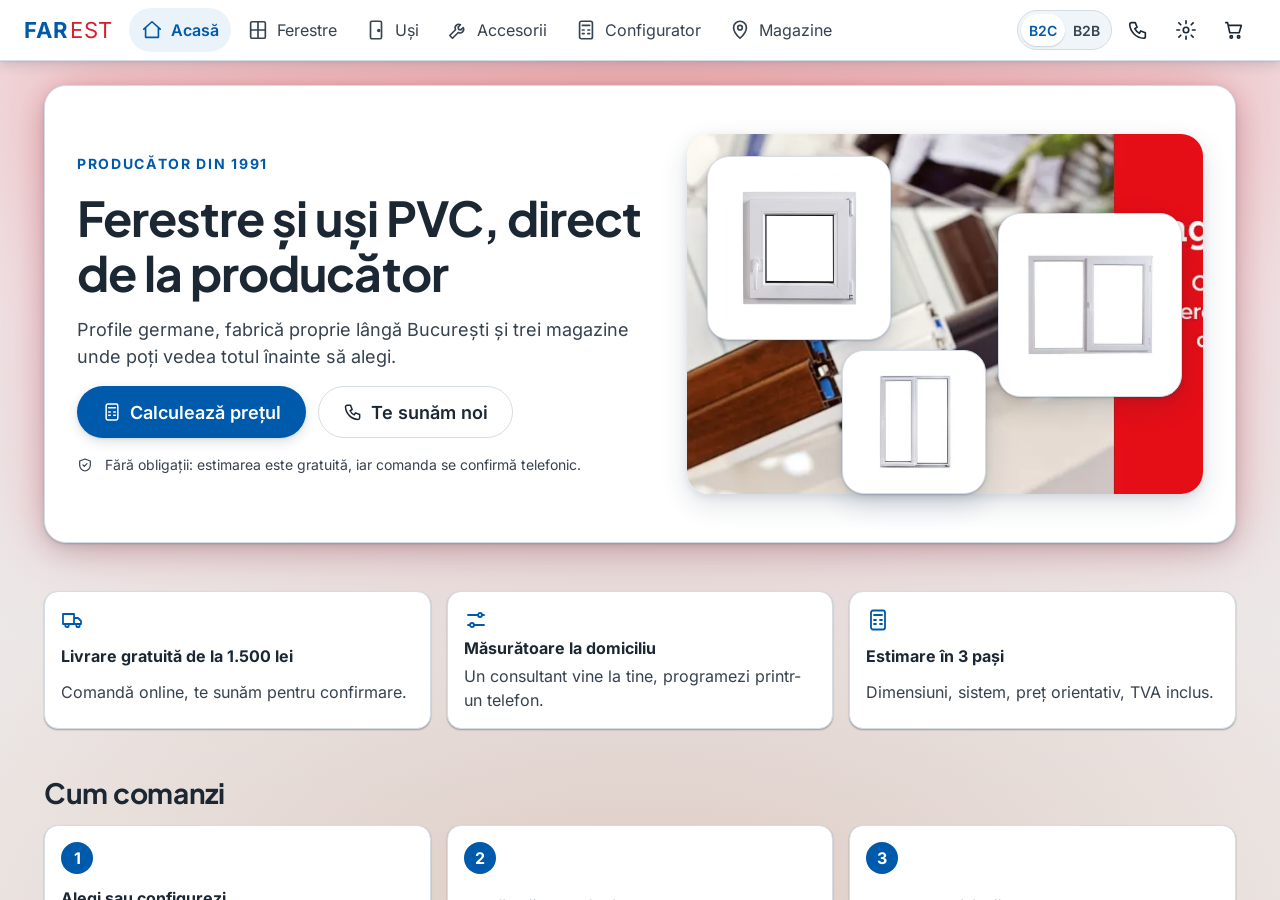
<file: mockup/index.html>
<!doctype html>
<html lang="ro" data-ambient="auto" data-segment="b2c">
<head>
<meta charset="utf-8">
<meta name="viewport" content="width=device-width, initial-scale=1">
<title>FAR EST · Mockup</title>
<meta name="robots" content="noindex, nofollow">
<meta name="description" content="Design mockup for the FAR EST windows and doors webshop.">
<meta name="theme-color" content="#005aab">
<script>/* before the first paint: the attributes applyEnv() (js/app.js) sets from data/config.js layouts, so the frame, header and tab bar are laid out once and do not move when the app boots */
(function(){var d=document.documentElement,s={};try{s=JSON.parse(localStorage.getItem('farest.mock.v1'))||{}}catch(e){}
var w=innerWidth,l=s.layout||'auto',e=l!=='auto'?l:w>=1100?'wide':w>=700?'regular':'compact',W={compact:420,regular:860,wide:1280};
d.dataset.layout=l;d.dataset.eff=e;d.dataset.nav=e==='compact'?'tabs':'bar';d.style.setProperty('--cols',{compact:1,regular:2,wide:3}[e]);d.style.setProperty('--frame-w',l==='auto'?'100%':W[l]+'px');d.dataset.ambient=s.ambient||'auto';d.dataset.segment=/[?&]b2b(&|=|$)/.test(location.search)?'b2b':/[?&]b2c(&|=|$)/.test(location.search)?'b2c':s.segment||'b2c';if(s.surface==='flat'||(s.surface!=='glass'&&s.slowUntil>Date.now()))d.setAttribute('data-flat','');})();</script>
<link rel="manifest" href="manifest.webmanifest">
<!-- boot data (FE.config.content, read by FE.loadAll): fetched in parallel with the scripts instead of after them -->
<script>/* Safari (WebKit) does not reuse fetch preloads for fetch() and downloads them twice, so they are added only elsewhere */
if(!/^Apple/.test(navigator.vendor))['products.csv','configurator.json','api-contract.json','shops.yaml','offers.json','faq.yaml','site-images.yaml'].forEach(function(f){var l=document.createElement('link');l.rel='preload';l.as='fetch';l.crossOrigin='';l.href='content/'+f;document.head.appendChild(l);});</script>
<link rel="icon" href="icons/icon.svg" type="image/svg+xml">
<link rel="apple-touch-icon" href="icons/icon.svg">
<link rel="stylesheet" href="css/fonts.css">
<link rel="stylesheet" href="css/tokens.css">
<link rel="stylesheet" href="css/base.css">
<link rel="stylesheet" href="css/surfaces.css">
<link rel="stylesheet" href="css/layout.css">
<link rel="stylesheet" href="css/components.css">
<link rel="stylesheet" href="css/overlays.css">
<link rel="stylesheet" href="css/configurator.css">
<link rel="stylesheet" href="css/trade.css">
<link rel="stylesheet" href="css/glass.css">
<link rel="stylesheet" href="css/chrome.css">
<link rel="stylesheet" href="css/motion.css">
</head>
<body>
<div id="device">
  <div class="ambient" aria-hidden="true"><i></i><i></i><i></i></div>
  <div id="frame">
    <a class="skip" href="#view" data-action="skip">Skip</a>
    <header id="top" class="top acrylic thick"></header>
    <div id="topic" class="topic acrylic thick" aria-hidden="true"><div class="topic-in"></div></div>
    <main id="view" tabindex="-1"></main>
    <footer id="foot" class="foot"></footer>
    <nav id="tabs" class="tabs acrylic thick" aria-label="Main"></nav>
  </div>
  <div id="overlays"></div>
  <div id="toasts" aria-live="polite"></div>
</div>
<script defer src="data/config.js"></script>
<script defer src="data/catalog.js"></script>
<script defer src="data/content.js"></script>
<script defer src="js/core/util.js"></script>
<script defer src="js/core/parse.js"></script>
<script defer src="js/core/store.js"></script>
<script defer src="js/core/loader.js"></script>
<script defer src="js/core/contract.js"></script>
<script defer src="js/core/i18n.js"></script>
<script defer src="js/core/api.js"></script>
<script defer src="js/core/prices.js"></script>
<script defer src="js/core/router.js"></script>
<script defer src="js/core/actions.js"></script>
<script defer src="js/ui/icons.js"></script>
<script defer src="js/ui/ambient.js"></script>
<script defer src="js/ui/glass.js"></script>
<script defer src="js/ui/chrome.js"></script>
<script defer src="js/ui/topic.js"></script>
<script defer src="js/ui/pull.js"></script>
<script defer src="js/ui/motion.js"></script>
<script defer src="js/ui/toast.js"></script>
<script defer src="js/ui/overlay.js"></script>
<script defer src="js/ui/components.js"></script>
<script defer src="js/views/overlays.js"></script>
<script defer src="js/cfg/rules.js"></script>
<script defer src="js/cfg/draw.js"></script>
<script defer src="js/cfg/projects.js"></script>
<script defer src="js/views/pages.js"></script>
<script defer src="js/views/trade.js"></script>
<script defer src="js/views/configurator.js"></script>
<script defer src="js/app.js"></script>
</body>
</html>
</file>
<file: mockup/css/fonts.css>
/* Self-hosted Inter (text) and Plus Jakarta Sans (headings). Latin + latin-ext cover Romanian ă â î ș ț. SIL OFL. */
@font-face { font-family: "Inter"; font-style: normal; font-weight: 400 700; font-display: swap; src: url("../fonts/inter-latin-ext.woff2") format("woff2"); unicode-range: U+0100-02BA, U+02BD-02C5, U+02C7-02CC, U+02CE-02D7, U+02DD-02FF, U+0304, U+0308, U+0329, U+1D00-1DBF, U+1E00-1E9F, U+1EF2-1EFF, U+2020, U+20A0-20AB, U+20AD-20C4, U+2113, U+2C60-2C7F, U+A720-A7FF; }
@font-face { font-family: "Inter"; font-style: normal; font-weight: 400 700; font-display: swap; src: url("../fonts/inter-latin.woff2") format("woff2"); unicode-range: U+0000-00FF, U+0131, U+0152-0153, U+02BB-02BC, U+02C6, U+02DA, U+02DC, U+0304, U+0308, U+0329, U+2000-206F, U+20AC, U+2122, U+2191, U+2193, U+2212, U+2215, U+FEFF, U+FFFD; }
@font-face { font-family: "Plus Jakarta Sans"; font-style: normal; font-weight: 600 800; font-display: swap; src: url("../fonts/plus-jakarta-sans-latin-ext.woff2") format("woff2"); unicode-range: U+0100-02BA, U+02BD-02C5, U+02C7-02CC, U+02CE-02D7, U+02DD-02FF, U+0304, U+0308, U+0329, U+1D00-1DBF, U+1E00-1E9F, U+1EF2-1EFF, U+2020, U+20A0-20AB, U+20AD-20C4, U+2113, U+2C60-2C7F, U+A720-A7FF; }
@font-face { font-family: "Plus Jakarta Sans"; font-style: normal; font-weight: 600 800; font-display: swap; src: url("../fonts/plus-jakarta-sans-latin.woff2") format("woff2"); unicode-range: U+0000-00FF, U+0131, U+0152-0153, U+02BB-02BC, U+02C6, U+02DA, U+02DC, U+0304, U+0308, U+0329, U+2000-206F, U+20AC, U+2122, U+2191, U+2193, U+2212, U+2215, U+FEFF, U+FFFD; }
</file>
<file: mockup/css/tokens.css>
/* Design tokens. Primitives -> semantic -> component. Nothing below this file hardcodes a colour, size or duration. */
@property --amb-a { syntax: '<color>'; inherits: true; initial-value: #005aab; }
@property --amb-b { syntax: '<color>'; inherits: true; initial-value: #6aa9e0; }

:root {
  /* primitives (from okf/design/redesign-direction.md) */
  --blue-50: #eaf2fa; --blue-600: #005aab; --blue-700: #004a8f; --blue-300: #6aa9e0;
  --red-600: #d6202e;
  --ink-900: #1b2733; --ink-600: #36424f; --line-200: #d5dce3; --bg-100: #f6f8fa;
  --ok: #17692b; --warn: #8a5a00; --err: #b3261e;

  /* spacing, 8px grid */
  --s-1: .25rem; --s-2: .5rem; --s-3: .75rem; --s-4: 1rem; --s-5: 1.5rem; --s-6: 2rem; --s-7: 3rem; --s-8: 4.5rem;
  /* type */
  --font: "Inter", system-ui, -apple-system, "Segoe UI", Roboto, sans-serif;
  --font-display: "Plus Jakarta Sans", "Inter", system-ui, -apple-system, "Segoe UI", Roboto, sans-serif;
  --fs-sm: .875rem; --fs-md: 1rem; --fs-lg: 1.125rem; --fs-xl: 1.375rem; --fs-2xl: 1.75rem; --fs-3xl: 2.25rem; --fs-4xl: 3rem;
  --lh: 1.5; --lh-tight: 1.15;
  /* shape */
  --r-sm: 8px; --r-md: 14px; --r-lg: 22px; --r-pill: 999px;
  --hit: 44px;
  /* blur levels */
  --blur-1: 14px; --blur-2: 34px; --blur-3: 60px;
  /* motion */
  --dur-1: 120ms; --dur-2: 220ms; --dur-3: 420ms; --dur-ambient: 5200ms; --dur-bars: 900ms;
  --ease: cubic-bezier(.2,.8,.2,1); --ease-ambient: cubic-bezier(.45,0,.25,1);
  /* z layers; overlays add --depth */
  --z-nav: 20; --z-overlay: 100; --z-toast: 1000;

  --density: 1;
}

/* light scheme (default) */
:root, :root[data-theme="light"] {
  color-scheme: light;
  --bg: var(--bg-100); --text: var(--ink-900); --text-2: var(--ink-600); --line: var(--line-200);
  --brand: var(--blue-600); --brand-strong: var(--blue-700); --brand-soft: var(--blue-50); --on-brand: #fff;
  --surface: #fff;
  --acr-bg: rgb(255 255 255 / .40); --acr-bg-strong: rgb(255 255 255 / .62); --acr-border: rgb(255 255 255 / .75);
  --frost-a: rgb(255 255 255 / .55); --frost-b: rgb(255 255 255 / .08); --frost-bright: 1.06; --frost-edge: rgb(255 255 255 / .85);
  --acr-tint: rgb(0 90 171 / .06);
  --scrim: rgb(14 24 36 / .38);
  --shadow-rgb: 16 40 70; --shadow-a: .14;
  --amb-opacity: .6; --amb-grey: #c4c8cc;
  --noise-opacity: .16;
}
:root[data-theme="dark"] {
  color-scheme: dark;
  --bg: #0d141b; --text: #eaf0f6; --text-2: #bdc9d5; --line: #2a3745;
  --brand: #9ccefa; --brand-strong: #a6d2fa; --brand-soft: #14283b; --on-brand: #04121f;
  --surface: #16202a;
  --acr-bg: rgb(28 40 54 / .38); --acr-bg-strong: rgb(20 30 42 / .66); --acr-border: rgb(255 255 255 / .14);
  --frost-a: rgb(255 255 255 / .12); --frost-b: rgb(255 255 255 / .02); --frost-bright: .96; --frost-edge: rgb(255 255 255 / .22);
  --acr-tint: rgb(90 168 240 / .08);
  --scrim: rgb(0 0 0 / .55);
  --shadow-rgb: 0 0 0; --shadow-a: .5;
  --amb-opacity: .45; --amb-grey: #45494e;
  --noise-opacity: .2;
  --ok: #7fdc9a; --warn: #e0b04a; --err: #ff8a80; --logo-red: #ff9aa2;
}
@media (prefers-color-scheme: dark) { :root:not([data-theme]) { color-scheme: dark; } }

/* elevation: five levels, shadow tinted by the ambient context */
:root {
  --e-1: 0 1px 2px rgb(var(--shadow-rgb) / calc(var(--shadow-a) * .8)), 0 1px 1px rgb(var(--shadow-rgb) / calc(var(--shadow-a) * .5));
  --e-2: 0 4px 12px rgb(var(--shadow-rgb) / var(--shadow-a)), 0 1px 3px rgb(var(--shadow-rgb) / calc(var(--shadow-a) * .6));
  --e-3: 0 10px 28px rgb(var(--shadow-rgb) / var(--shadow-a)), 0 3px 8px rgb(var(--shadow-rgb) / calc(var(--shadow-a) * .6));
  --e-4: 0 22px 54px rgb(var(--shadow-rgb) / calc(var(--shadow-a) * 1.2)), 0 6px 16px rgb(var(--shadow-rgb) / calc(var(--shadow-a) * .7));
  --e-5: 0 40px 90px rgb(var(--shadow-rgb) / calc(var(--shadow-a) * 1.5)), 0 12px 28px rgb(var(--shadow-rgb) / calc(var(--shadow-a) * .8));
}

/* illustration tokens */
:root { --glass-a: #cfe6f7; --glass-b: #8fbbe0; --glass-line: rgb(255 255 255 / .75); }
:root[data-theme="dark"] { --glass-a: #3a5a78; --glass-b: #1d3347; --glass-line: rgb(255 255 255 / .35); }
</file>
<file: mockup/css/base.css>
*, *::before, *::after { box-sizing: border-box; }
html { -webkit-text-size-adjust: 100%; }
body { margin: 0; font: var(--fs-md)/var(--lh) var(--font); color: var(--text); background: var(--bg); min-height: 100dvh; overflow-x: hidden; }
h1,h2,h3,h4,p { margin: 0; }
h1,h2,h3,h4 { font-family: var(--font-display); font-weight: 700; }
h1 { font-size: var(--fs-3xl); line-height: var(--lh-tight); letter-spacing: -.02em; }
h2 { font-size: var(--fs-2xl); line-height: var(--lh-tight); letter-spacing: -.01em; }
h3 { font-size: var(--fs-lg); }
a { color: var(--brand); text-underline-offset: 3px; }
img, svg { max-width: 100%; display: block; }
button, input, select { font: inherit; color: inherit; }
button { cursor: pointer; }
:focus-visible { outline: 3px solid var(--brand); outline-offset: 2px; border-radius: var(--r-sm); }
[hidden] { display: none !important; }
.sr-only { position: absolute; width: 1px; height: 1px; overflow: hidden; clip: rect(0 0 0 0); white-space: nowrap; }
.muted { color: var(--text-2); }
.row { display: flex; gap: var(--s-3); align-items: center; flex-wrap: wrap; }
.stack { display: grid; gap: var(--s-4); }
.spread { justify-content: space-between; }
/* theme switch (js/app.js applyEnv): every transition runs short, so panes with long ambient glides follow the scheme at once */
:root[data-switching] *, :root[data-switching] *::before, :root[data-switching] *::after { transition-duration: var(--dur-2) !important; transition-delay: 0s !important; }
@media (prefers-reduced-motion: reduce) { *, *::before, *::after { transition-duration: 1ms !important; animation-duration: 1ms !important; } }
</file>
<file: mockup/css/surfaces.css>
/* Ambient layer: a soft wash over the whole page in the context colours (route, product colour, picture in view): the first colour
   from the top, its analogous neighbour from the bottom, a grey tinted with the first colour in the middle (one temperature throughout),
   so text keeps its contrast. Gradients only, no blur filter. */
.ambient { position: fixed; inset: 0; z-index: -1; overflow: hidden; pointer-events: none; }
/* the colours change at once on :root (one style pass) and glide only on the three layers: a transition of an inherited
   property on :root would restyle every element on every frame for --dur-ambient */
:root, .ambient i { --amb-n: color-mix(in oklab, var(--amb-a) 16%, var(--amb-grey)); } /* on .ambient i too, so it glides with --amb-a */
.ambient i { transition: --amb-a var(--dur-ambient) var(--ease-ambient), --amb-b var(--dur-ambient) var(--ease-ambient); }
.ambient i { position: absolute; inset: 0; opacity: var(--amb-opacity); }
.ambient i:nth-child(1) { background: radial-gradient(130% 75% at 50% 0%, color-mix(in srgb, var(--amb-a) 70%, transparent), color-mix(in srgb, var(--amb-a) 22%, transparent) 55%, transparent 100%); }
.ambient i:nth-child(2) { background: radial-gradient(130% 70% at 50% 100%, color-mix(in srgb, var(--amb-b) 65%, transparent), color-mix(in srgb, var(--amb-b) 18%, transparent) 55%, transparent 100%); }
.ambient i:nth-child(3) { background: radial-gradient(120% 60% at 50% 50%, color-mix(in srgb, var(--amb-n) 45%, transparent), transparent 80%); }
:root[data-ambient="off"] .ambient { display: none; }

/* Frosted acrylic: sheen gradient over a translucent fill, heavy blur + saturation, grain, light edge, inner glow, elevation. */
.acrylic { position: relative; border: 1px solid var(--acr-border);
  background: linear-gradient(145deg, var(--frost-a), var(--frost-b) 62%), var(--acr-bg);
  -webkit-backdrop-filter: blur(var(--blur-2)) saturate(1.5) brightness(var(--frost-bright)); backdrop-filter: blur(var(--blur-2)) saturate(1.5) brightness(var(--frost-bright));
  box-shadow: var(--e-2), inset 0 1px 0 var(--frost-edge), inset 0 0 0 1px rgb(255 255 255 / .12), inset 0 -22px 34px -28px var(--frost-edge); isolation: isolate; }
.acrylic::before, .foot::before { content: ""; position: absolute; inset: 0; border-radius: inherit; z-index: -1; pointer-events: none; opacity: var(--noise-opacity); mix-blend-mode: soft-light;
  background-image: url("data:image/svg+xml,%3Csvg xmlns='http://www.w3.org/2000/svg' width='160' height='160'%3E%3Cfilter id='n'%3E%3CfeTurbulence type='fractalNoise' baseFrequency='1.15' numOctaves='3' stitchTiles='stitch'/%3E%3CfeColorMatrix values='0 0 0 0 1 0 0 0 0 1 0 0 0 0 1 0 0 0 .9 0'/%3E%3C/filter%3E%3Crect width='100%25' height='100%25' filter='url(%23n)'/%3E%3C/svg%3E"); }
.acrylic.thick { background: linear-gradient(145deg, var(--frost-a), var(--frost-b) 70%), var(--acr-bg-strong); backdrop-filter: blur(var(--blur-3)) saturate(1.7) brightness(var(--frost-bright)); -webkit-backdrop-filter: blur(var(--blur-3)) saturate(1.7) brightness(var(--frost-bright)); }
@supports not ((backdrop-filter: blur(1px)) or (-webkit-backdrop-filter: blur(1px))) { .acrylic { background: var(--surface); } }

.e-1 { box-shadow: var(--e-1); } .e-2 { box-shadow: var(--e-2); } .e-3 { box-shadow: var(--e-3); }
.e-4 { box-shadow: var(--e-4); } .e-5 { box-shadow: var(--e-5); }
.lift { transition: transform var(--dur-2) var(--ease), box-shadow var(--dur-2) var(--ease); }
.lift:hover { transform: translateY(-3px); box-shadow: var(--e-4); }
</file>
<file: mockup/css/layout.css>
/* Layout engine: #device is the viewport (or a fixed-width preview frame); everything keys off [data-eff] (compact | regular | wide), never off media queries. */
html, body { height: 100%; }
body { background: var(--bg); overflow: hidden; display: grid; place-items: center; }
#device { position: relative; width: var(--frame-w, 100%); height: 100dvh; max-width: 100%; overflow: hidden; contain: layout paint; background: var(--bg); transition: width var(--dur-3) var(--ease), border-radius var(--dur-3) var(--ease); }
html:not([data-layout="auto"]) body { background: color-mix(in srgb, var(--bg) 70%, #000 12%); }
html:not([data-layout="auto"]) #device { height: min(100dvh - 2 * var(--s-4), 960px); border-radius: var(--r-lg); box-shadow: var(--e-5); outline: 1px solid var(--line); }
html[data-layout="compact"] #device { border-radius: 36px; }
.ambient { position: absolute; z-index: 0; }
#frame { position: relative; z-index: 1; height: 100%; overflow-y: auto; overflow-x: hidden; scroll-behavior: smooth; display: flex; flex-direction: column; }
#view { flex: 1 0 auto; min-height: calc(100% - 61px); width: 100%; max-width: 1240px; margin: 0 auto; padding: var(--s-5) var(--s-5) var(--s-7); display: grid; gap: var(--s-7); align-content: start; outline: none; }
html[data-eff="compact"] #view { padding: var(--s-4) var(--s-4) var(--s-6); gap: var(--s-6); }
#view[aria-busy="true"] { opacity: .5; }
#view > * { animation: rise var(--dur-3) var(--ease) both; }
@keyframes rise { from { opacity: 0; transform: translateY(10px); } }

.skip { position: absolute; left: var(--s-3); top: -60px; z-index: 5; background: var(--brand); color: var(--on-brand); padding: var(--s-2) var(--s-4); border-radius: var(--r-sm); }
.skip:focus { top: var(--s-3); }

/* top bar */
.top { position: sticky; top: 0; z-index: var(--z-nav); display: flex; align-items: center; gap: var(--s-4); padding: var(--s-2) var(--s-5); border-width: 0 0 1px; border-radius: 0; box-shadow: var(--e-2); }
html[data-eff="compact"] .top { padding: var(--s-2) var(--s-4); }
.logo { font-size: var(--fs-xl); letter-spacing: .04em; text-decoration: none; color: var(--text); display: flex; gap: 2px; }
.logo b { color: var(--brand); } .logo span { color: var(--logo-red, var(--red-600)); }
.topnav { display: flex; gap: var(--s-1); flex: 1; }
.navlink, .tab { display: inline-flex; align-items: center; gap: var(--s-2); text-decoration: none; color: var(--text-2); min-height: var(--hit); padding: 0 var(--s-3); border-radius: var(--r-pill); transition: background var(--dur-1), color var(--dur-1); }
.navlink:hover { background: var(--acr-tint); color: var(--text); }
[aria-current="page"] { color: var(--brand); background: var(--brand-soft); font-weight: 600; }
.top-actions { display: flex; gap: var(--s-1); margin-left: auto; }
html[data-eff="regular"] .navlink span { display: none; }
html[data-nav="tabs"] .topnav { display: none; }

/* bottom tab bar (compact) */
.tabs { display: none; }
html[data-nav="tabs"] .tabs { display: grid; grid-auto-flow: column; grid-auto-columns: 1fr; position: fixed; left: 0; right: 0; bottom: 0; z-index: var(--z-nav); border-width: 1px 0 0; border-radius: 0; padding: var(--s-1) var(--s-2) calc(var(--s-1) + env(safe-area-inset-bottom)); box-shadow: 0 -4px 16px rgb(var(--shadow-rgb) / var(--shadow-a)); }
.tab { flex-direction: column; gap: 2px; font-size: .72rem; padding: var(--s-1); border-radius: var(--r-md); justify-content: center; }

.foot { padding: var(--s-6) var(--s-5); max-width: 1240px; width: 100%; margin: 0 auto; }
.foot-in { display: grid; grid-template-columns: repeat(var(--cols), 1fr); gap: var(--s-4); }

/* grids: one column count per layout */
.grid { display: grid; gap: var(--s-4); }
.grid.cards { grid-template-columns: repeat(var(--cols), minmax(0, 1fr)); }
.grid.tiles { grid-template-columns: repeat(var(--cols), minmax(0, 1fr)); }
.grid.facts { grid-template-columns: repeat(var(--cols), minmax(0, 1fr)); }
html[data-eff="wide"] .grid.facts { grid-template-columns: repeat(4, 1fr); }
html[data-eff="regular"] .grid.facts { grid-template-columns: repeat(2, 1fr); }
html[data-eff="wide"] .grid.tiles { grid-template-columns: repeat(4, 1fr); }
.catalog { display: grid; gap: var(--s-5); grid-template-columns: 1fr; align-items: start; }
html[data-eff="wide"] .catalog { grid-template-columns: 260px 1fr; }
html[data-eff="wide"] .catalog .grid.cards { grid-template-columns: repeat(2, 1fr); }
@media (min-width: 1500px) { html[data-eff="wide"][data-layout="auto"] .catalog .grid.cards { grid-template-columns: repeat(3, 1fr); } }
html:not([data-eff="wide"]) .aside { display: none; }


.aside { padding: var(--s-4); border-radius: var(--r-md); position: sticky; top: 84px; }
.pdp { display: grid; gap: var(--s-5); grid-template-columns: 1fr; }
html[data-eff="wide"] .pdp, html[data-eff="regular"] .pdp { grid-template-columns: 1.2fr 1fr; }
.pdp-spec { grid-column: 1 / -1; }
html[data-eff="wide"] .buybox { position: sticky; top: 84px; align-self: start; }
.split { display: grid; gap: var(--s-5); grid-template-columns: 1fr; }
html:not([data-eff="compact"]) #view .split { grid-template-columns: 1fr 1.2fr; align-items: start; }
.split-band { display: flex; gap: var(--s-4); align-items: center; justify-content: space-between; padding: var(--s-5); border-radius: var(--r-lg); flex-wrap: wrap; }
.page-head { display: grid; gap: var(--s-2); }
html[data-eff="compact"] h1 { font-size: var(--fs-2xl); }
html[data-eff="wide"] .btn.only-compact { display: none; }

/* the footer waits for the first view, so it does not slide down as content arrives */
#view:empty + .foot { visibility: hidden; }
/* reserve the header and tab bar height before their items are drawn, so a late font or icon does not shift the page */
.top { min-height: calc(var(--hit) + var(--s-4) + 1px); }
html[data-nav="tabs"] .tabs { height: calc(var(--hit) + var(--s-2) + 1px + env(safe-area-inset-bottom)); }
/* the bar is fixed (a sticky bar re-anchors as the content grows and was counted as a layout shift); its height is reserved at the end of the scroller */
html[data-nav="tabs"] #frame { padding-bottom: var(--tabs-h); }
/* the bars keep their natural height: with an explicit min-height above, a taller header would otherwise be shrunk by the flex column and overlap the page */
#top, #tabs { flex-shrink: 0; }
</file>
<file: mockup/css/components.css>
/* Buttons */
.btn { display: inline-flex; align-items: center; justify-content: center; gap: var(--s-2); min-height: var(--hit); padding: 0 var(--s-4); border-radius: var(--r-pill); border: 1px solid transparent; font-weight: 600; text-decoration: none; transition: transform var(--dur-1), box-shadow var(--dur-2), background var(--dur-1); white-space: nowrap; }
.btn:active { transform: scale(.97); }
.btn.primary { background: var(--brand); color: var(--on-brand); box-shadow: var(--e-2); }
.btn.primary:hover { background: var(--brand-strong); box-shadow: var(--e-3); }
.btn.ghost { background: var(--acr-bg); border-color: var(--line); color: var(--text); -webkit-backdrop-filter: blur(var(--blur-1)); backdrop-filter: blur(var(--blur-1)); }
.btn.ghost:hover { background: var(--acr-bg-strong); box-shadow: var(--e-2); }
.btn.link { background: none; color: var(--brand); padding: 0 var(--s-2); }
.btn.lg { min-height: 52px; padding: 0 var(--s-5); font-size: var(--fs-lg); }
.btn.block { width: 100%; }
.btn.small { min-height: 32px; font-size: var(--fs-sm); }
.btn:disabled { opacity: .55; cursor: progress; }
.grow { flex: 1; }
.icon-btn { position: relative; display: inline-grid; place-items: center; width: var(--hit); height: var(--hit); border-radius: 50%; border: 0; background: none; color: var(--text); transition: background var(--dur-1); }
.icon-btn:hover { background: var(--acr-tint); }
.icon-btn.sm { width: 32px; height: 32px; border: 1px solid var(--line); }
.badge-dot { position: absolute; top: 4px; right: 2px; min-width: 18px; height: 18px; padding: 0 4px; border-radius: 9px; background: var(--red-600); color: #fff; font-size: .7rem; font-weight: 700; display: grid; place-items: center; }

/* Cards */
.card { border-radius: var(--r-lg); overflow: hidden; display: flex; flex-direction: column; }
.card-art { display: grid; place-items: center; padding: var(--s-3); overflow: hidden; min-height: 200px; }
.card-art .photo { height: 200px; width: 100%; transition: transform var(--dur-3) var(--ease); }
.card:hover .card-art .photo { transform: scale(1.04); }
.card-body { display: grid; gap: var(--s-3); padding: var(--s-4); }
.card h3 a { color: var(--text); text-decoration: none; }
.card h3 a:hover { color: var(--brand); }
.card-actions > * { flex: 1; }
.skeleton { min-height: 360px; background: linear-gradient(100deg, var(--acr-bg) 30%, var(--acr-bg-strong) 50%, var(--acr-bg) 70%) 0 0 / 200% 100%; animation: shimmer 1.2s linear infinite; }
@keyframes shimmer { to { background-position: -200% 0; } }
.part-art { color: var(--brand); padding: var(--s-5); }
.win { height: 100%; max-height: 360px; }

.hero { padding: var(--s-7) var(--s-6); border-radius: var(--r-lg); display: grid; gap: var(--s-4); background-image: linear-gradient(135deg, var(--acr-tint), transparent 60%); }
html[data-eff="compact"] .hero { padding: var(--s-6) var(--s-5); }
html[data-eff="wide"] .hero h1 { font-size: var(--fs-4xl); max-width: 18ch; }
.eyebrow { text-transform: uppercase; letter-spacing: .12em; font-size: var(--fs-sm); color: var(--brand); font-weight: 700; }
.lead { font-size: var(--fs-lg); color: var(--text-2); max-width: 60ch; }
.fact { display: grid; gap: var(--s-1); padding: var(--s-4); border-radius: var(--r-md); }
.fact-ico { color: var(--brand); }
.tile { text-align: left; display: grid; gap: var(--s-2); padding: var(--s-4); border-radius: var(--r-md); border: 1px solid var(--acr-border); color: var(--text); }
h2 { margin-bottom: var(--s-4); }
.row.spread h2 { margin-bottom: 0; }
section > .row.spread { margin-bottom: var(--s-4); }

/* Chips, badges, price */
.chip { display: inline-flex; align-items: center; min-height: 26px; padding: 0 var(--s-3); border-radius: var(--r-pill); background: var(--brand-soft); color: var(--brand-strong); font-size: var(--fs-sm); border: 1px solid transparent; }
.chip.accent { background: color-mix(in srgb, var(--red-600) 12%, transparent); color: var(--red-600); }
:root[data-theme="dark"] .chip.accent { color: #ff9aa2; }
button.chip { cursor: pointer; }
.btn-chip[aria-pressed="true"] { background: var(--brand); color: var(--on-brand); }
.chips { gap: var(--s-2); }
.badge { padding: 2px var(--s-3); border-radius: var(--r-pill); font-size: var(--fs-sm); font-weight: 600; border: 1px solid currentColor; }
.badge[data-tone="ok"] { color: var(--ok); } .badge[data-tone="warn"] { color: var(--warn); } .badge[data-tone="info"] { color: var(--brand); }
.price { font-weight: 700; font-size: var(--fs-xl); font-variant-numeric: tabular-nums; }
.price.big, .big .price { font-size: var(--fs-2xl); }
.vat { font-size: var(--fs-sm); margin-left: var(--s-2); }
.stars { display: inline-flex; align-items: center; gap: 2px; color: var(--warn); font-size: var(--fs-sm); }
:root[data-theme="dark"] .stars { color: #f0c24b; }
.small { font-size: var(--fs-sm); } .center { text-align: center; justify-items: center; }

/* Forms */
.field { display: grid; gap: var(--s-1); font-size: var(--fs-sm); font-weight: 600; }
.field small { font-weight: 400; }
input[type=text], input[type=tel], input[type=search], select { min-height: var(--hit); padding: 0 var(--s-3); border-radius: var(--r-sm); border: 1px solid var(--line); background: var(--acr-bg-strong); width: 100%; font-weight: 400; }
input[aria-invalid=true] { border-color: var(--err); }
input[type=range] { width: 100%; accent-color: var(--brand); min-height: var(--hit); }
fieldset { border: 0; padding: 0; margin: 0; display: grid; gap: var(--s-2); }
legend { font-weight: 600; font-size: var(--fs-sm); margin-bottom: var(--s-2); padding: 0; }
.opt, .check { display: flex; align-items: center; gap: var(--s-2); min-height: var(--hit); padding: 0 var(--s-3); border: 1px solid var(--line); border-radius: var(--r-pill); background: var(--acr-bg); cursor: pointer; }
.check { border-radius: var(--r-md); justify-content: flex-start; } .check b { margin-left: auto; font-weight: 600; }
.opt.block { border-radius: var(--r-md); }
.opt:has(input:checked) { border-color: var(--brand); background: var(--brand-soft); }
.opt:has(input:focus-visible), .check:has(input:focus-visible) { outline: 3px solid var(--brand); }
input[type=radio], input[type=checkbox] { accent-color: var(--brand); width: 18px; height: 18px; }
.swatch { position: relative; cursor: pointer; }
.swatch input { position: absolute; opacity: 0; inset: 0; }
.swatch i { display: block; width: 40px; height: 40px; border-radius: 50%; border: 2px solid var(--acr-border); box-shadow: var(--e-2); transition: transform var(--dur-2) var(--ease); }
.swatch:hover i { transform: scale(1.12); }
.swatch:has(input:checked) i { outline: 3px solid var(--brand); outline-offset: 2px; }
.swatch:has(input:focus-visible) i { outline: 3px solid var(--brand); outline-offset: 3px; }
.error { color: var(--err); font-weight: 600; }
.seg { display: inline-flex; padding: 3px; border-radius: var(--r-pill); background: var(--acr-tint); border: 1px solid var(--line); flex-wrap: wrap; }
.seg-btn { min-height: 36px; padding: 0 var(--s-3); border: 0; border-radius: var(--r-pill); background: none; color: var(--text-2); font-size: var(--fs-sm); }
.seg-btn[aria-checked="true"] { background: var(--surface); color: var(--brand); font-weight: 700; box-shadow: var(--e-1); }

/* Misc */
.specs { display: grid; grid-template-columns: max-content 1fr; gap: var(--s-2) var(--s-5); margin: 0; }
.specs dt { color: var(--text-2); } .specs dd { margin: 0; font-weight: 600; display: flex; align-items: center; gap: var(--s-3); }
.meter { display: block; flex: 1; min-width: 60px; height: 8px; border-radius: 4px; background: var(--acr-tint); border: 1px solid var(--line); overflow: hidden; }
.meter i { display: block; height: 100%; width: calc(var(--v) * 100%); background: linear-gradient(90deg, var(--brand), var(--amb-b)); border-radius: 4px; transition: width var(--dur-3) var(--ease); }
.ticks, .plain, .lines, .steps { list-style: none; margin: 0; padding: 0; display: grid; gap: var(--s-2); }
.ticks li { display: flex; gap: var(--s-2); align-items: center; color: var(--text-2); }
.steps { counter-reset: s; } .steps li { counter-increment: s; padding-left: var(--s-6); position: relative; }
.steps li::before { content: counter(s); position: absolute; left: 0; width: 24px; height: 24px; border-radius: 50%; background: var(--brand); color: var(--on-brand); display: grid; place-items: center; font-size: var(--fs-sm); font-weight: 700; }
.callout { display: flex; gap: var(--s-2); padding: var(--s-3); border-radius: var(--r-md); background: var(--brand-soft); }
.breadcrumb { color: var(--text-2); font-size: var(--fs-sm); }
.pdp-art, .buybox, .pdp-spec { border-radius: var(--r-lg); padding: var(--s-5); }
.pdp-art { display: grid; place-items: center; min-height: 340px; }
.pdp-art .win { max-height: 320px; width: auto; filter: drop-shadow(0 18px 20px rgb(var(--shadow-rgb) / .3)); }
.buybox { display: grid; gap: var(--s-4); align-content: start; }
.preview { display: grid; place-items: center; gap: var(--s-2); padding: var(--s-4); border-radius: var(--r-md); background: var(--acr-tint); }
.preview .win { max-height: 220px; width: auto; }
.footer-bar { padding-top: var(--s-3); border-top: 1px solid var(--line); margin-top: var(--s-2); }
.pager { display: flex; gap: var(--s-2); margin-top: var(--s-5); justify-content: center; }
.page-btn { width: var(--hit); height: var(--hit); border-radius: 50%; border: 1px solid var(--line); background: var(--acr-bg); }
.page-btn[aria-current="true"] { background: var(--brand); color: var(--on-brand); border-color: var(--brand); }
.toolbar { margin-bottom: var(--s-4); }
.empty { padding: var(--s-7) 0; }
.big-check { display: grid; place-items: center; width: 72px; height: 72px; border-radius: 50%; background: color-mix(in srgb, var(--ok) 18%, transparent); color: var(--ok); }

.total { margin: var(--s-3) 0; }

/* Toasts */
#toasts { position: absolute; left: 0; right: 0; bottom: var(--s-5); display: grid; justify-items: center; gap: var(--s-2); z-index: var(--z-toast); pointer-events: none; }
.toast { padding: var(--s-3) var(--s-5); border-radius: var(--r-pill); opacity: 0; transform: translateY(12px) scale(.96); transition: all var(--dur-2) var(--ease); font-weight: 600; }
.toast.in { opacity: 1; transform: none; }
html[data-nav="tabs"] #toasts { bottom: 84px; }

/* Welcome page */
.hero { grid-template-columns: 1fr; overflow: hidden; }
html[data-eff="wide"] .hero { grid-template-columns: 1.15fr 1fr; align-items: center; }
.hero-copy { display: grid; gap: var(--s-4); align-content: start; }
.hero-art { position: relative; min-height: 280px; display: none; }
html:not([data-eff="compact"]) .hero-art { display: block; }
.float { position: absolute; padding: var(--s-4); border-radius: var(--r-lg); animation: bob 7s ease-in-out infinite; }
.float .win { height: 170px; width: auto; }
.float.f0 { left: 4%; top: 6%; } .float.f1 { right: 4%; top: 22%; animation-delay: -2.5s; } .float.f2 { left: 30%; bottom: 0; animation-delay: -5s; }
.float.f2 .win { height: 120px; }
@keyframes bob { 50% { transform: translateY(-12px); } }
.offer { display: grid; gap: var(--s-1); padding: var(--s-4); border-radius: var(--r-md); color: var(--text); text-decoration: none; }
.grid.offers { grid-template-columns: repeat(var(--cols), minmax(0, 1fr)); }
.how { list-style: none; margin: 0; padding: 0; grid-template-columns: repeat(var(--cols), minmax(0, 1fr)); }
.how li { display: grid; gap: var(--s-1); padding: var(--s-4); border-radius: var(--r-md); }
.num { width: 32px; height: 32px; border-radius: 50%; background: var(--brand); color: var(--on-brand); display: grid; place-items: center; font-weight: 700; margin-bottom: var(--s-2); }
.prose-band { display: grid; gap: var(--s-5); padding: var(--s-5); border-radius: var(--r-lg); }
html[data-eff="wide"] .prose-band { grid-template-columns: 1fr 1fr; align-items: center; }
.prose-band .grid.facts { grid-template-columns: repeat(2, 1fr) !important; }
.prose h2 { font-size: var(--fs-xl); margin: var(--s-4) 0 var(--s-2); } .prose h2:first-child { margin-top: 0; }
.prose p, .prose ul, .prose ol, .prose blockquote { margin: 0 0 var(--s-3); } .prose ul, .prose ol { padding-left: var(--s-5); }
.prose blockquote { padding: var(--s-3) var(--s-4); border-left: 4px solid var(--brand); background: var(--brand-soft); border-radius: var(--r-sm); }
/* inline links: 2px of vertical padding brings the tap area to 24px without moving the line */
.prose a { padding-block: 2px; }
.prose-page { padding: var(--s-6); border-radius: var(--r-lg); max-width: 760px; display: grid; gap: var(--s-4); }
.faq { display: grid; gap: var(--s-2); }
.faq details { border-radius: var(--r-md); padding: 0 var(--s-4); }
.faq summary { min-height: var(--hit); display: flex; align-items: center; cursor: pointer; font-weight: 600; list-style-position: outside; }
.faq details[open] summary { color: var(--brand); } .faq details p { padding-bottom: var(--s-3); }
.map-box { border-radius: var(--r-md); overflow: hidden; background: var(--acr-tint); border: 1px solid var(--line); aspect-ratio: 16 / 10; display: grid; place-items: center; }
.map-box iframe { width: 100%; height: 100%; border: 0; }
.map-consent { padding: var(--s-5); }

/* Photos (original shop pictures) */
.photo { display: block; object-fit: contain; background: #fff; border-radius: var(--r-md); max-width: 100%; }
:root[data-theme="dark"] .photo { filter: brightness(.93); }
.clamp { display: -webkit-box; -webkit-line-clamp: 2; -webkit-box-orient: vertical; overflow: hidden; }
.long { font-size: var(--fs-xl); }
.photo-plate { display: grid; place-items: center; background: #fff; border-radius: var(--r-md); padding: var(--s-3); box-shadow: var(--e-2), var(--glow, 0 0 transparent); }
.photo-plate .photo, .pdp-art .photo { max-height: 440px; width: auto; max-width: 100%; box-shadow: none; }
.pdp-art { gap: var(--s-3); align-content: start; }
.thumbs { display: flex; gap: var(--s-2); flex-wrap: wrap; justify-content: center; }
.thumbs button { width: 64px; height: 64px; padding: 2px; border-radius: var(--r-sm); border: 2px solid var(--acr-border); background: #fff; overflow: hidden; }
.thumbs button[aria-current="true"] { border-color: var(--brand); box-shadow: var(--e-2); }
.thumbs img { width: 100%; height: 100%; object-fit: contain; }
.preview .photo { max-height: 320px; width: auto; }
.thumb .photo { width: 64px; height: 64px; }
.hero-photo { position: absolute; inset: 0; width: 100%; height: 100%; object-fit: cover; border-radius: var(--r-lg); box-shadow: var(--e-3); }
.hero-art { min-height: 360px; }
.float .photo { height: 150px; width: auto; }
.float.f2 .photo { height: 110px; }
.tile-photo, .wide-photo, .profile-photo { width: 100%; border-radius: var(--r-md); object-fit: cover; }
.tile-photo { aspect-ratio: 16 / 9; } .wide-photo { aspect-ratio: 16 / 9; margin-bottom: var(--s-3); }
.profile-photo { max-height: 220px; }

.card-title { font-size: var(--fs-lg); letter-spacing: 0; }
/* standalone text links (footer, shop details) keep a 24px target */
.foot a, .lines a, .row > a:not(.btn), .card-body > a:not(.btn) { display: inline-flex; align-items: center; min-height: 24px; }
.card-body p > a:not(.btn) { display: inline-flex; align-items: center; min-height: 24px; }
.card-title a { display: block; min-height: 24px; }

/* coarse pointers: every standalone target reaches 44px (links in running text excepted) */
@media (pointer: coarse) { .foot a, .lines a, .row > a:not(.btn), .card-body > a:not(.btn), .card-body p > a:not(.btn), .card-title a, .crumbs a, .breadcrumb a, .logo, .seg-btn, .btn.small { min-height: var(--hit); } .crumbs a, .breadcrumb a { display: inline-flex; align-items: center; min-width: var(--hit); justify-content: center; } .logo { align-items: center; padding-inline: var(--s-2); }
  .seg-btn, .row > a:not(.btn) { min-width: var(--hit); } .row.spread > a:not(.btn) { justify-content: flex-end; } }

/* card media blends with the pane: the white photo plate multiplies into the light pane and is dimmed on the dark one; heading links read as titles, not underlined links */
.card-art .photo { mix-blend-mode: multiply; }
:root[data-theme="dark"] .card-art .photo { mix-blend-mode: normal; filter: brightness(.68); }
.card-title a { color: var(--text); text-decoration: none; } .card-title a:hover { color: var(--brand); text-decoration: underline; }
</file>
<file: mockup/css/overlays.css>
/* Overlay layers. --above = how many layers sit on top; each recedes by that amount. */
#overlays { position: absolute; inset: 0; z-index: var(--z-overlay); pointer-events: none; }
.layer { position: absolute; inset: 0; display: grid; pointer-events: none; --above: 0; }
.layer > * { pointer-events: auto; }
.scrim { position: absolute; inset: 0; background: var(--scrim); opacity: 0; transition: opacity var(--dur-2) var(--ease), backdrop-filter var(--dur-2); -webkit-backdrop-filter: blur(0); backdrop-filter: blur(0); }
.layer.in .scrim { opacity: 1; -webkit-backdrop-filter: blur(var(--blur-2)) saturate(1.2); backdrop-filter: blur(var(--blur-2)) saturate(1.2); }
.layer[data-kind=popover] .scrim { background: transparent; backdrop-filter: none; }
.layer.out .scrim { opacity: 0; }

.panel { position: relative; display: flex; flex-direction: column; max-height: calc(100% - 2 * var(--s-5)); overflow: hidden; border-radius: var(--r-lg);
  margin: auto; width: min(560px, calc(100% - 2 * var(--s-4)));
  opacity: 0; transform: translateY(24px) scale(.96);
  transition: transform var(--dur-3) var(--ease), opacity var(--dur-2), filter var(--dur-2); transform-origin: 50% 100%; }
.layer[data-size=sm] .panel { width: min(400px, calc(100% - 2 * var(--s-4))); }
.layer[data-size=lg] .panel { width: min(860px, calc(100% - 2 * var(--s-4))); }
.layer.in .panel { opacity: 1; transform: none; }
.layer.out .panel { opacity: 0; transform: translateY(16px) scale(.97); }
/* receding: scale down, nudge up, dim */
.layer[data-covered=true] .panel { transform: translateY(calc(var(--above) * -16px)) scale(calc(1 - var(--above) * .035)); filter: brightness(calc(1 - var(--above) * .12)) saturate(.9); }
.layer[data-covered=true] .scrim { opacity: .55; }

.panel-head { display: flex; align-items: center; gap: var(--s-3); padding: var(--s-3) var(--s-3) var(--s-3) var(--s-5); border-bottom: 1px solid var(--line); flex-wrap: wrap; }
.panel-title { font-size: var(--fs-lg); margin: 0; flex: 1; min-width: 40%; }
.crumbs { display: flex; align-items: center; gap: var(--s-1); font-size: var(--fs-sm); color: var(--text-2); order: -1; flex-basis: 100%; }
.crumbs:empty { display: none; }
.crumb { background: none; border: 0; color: var(--brand); padding: 2px var(--s-1); border-radius: var(--r-sm); }
.crumb:hover { text-decoration: underline; }
.panel-body { padding: var(--s-5); overflow: auto; container-type: inline-size; display: grid; gap: var(--s-4); align-content: start; }
.panel-body .split { grid-template-columns: 1fr; }
@container (min-width: 520px) { .panel-body .split { grid-template-columns: 1fr 1.25fr; align-items: start; } }

/* drawer: slides from the end edge */
.layer[data-kind=drawer] .panel { margin: 0 0 0 auto; height: 100%; max-height: none; width: min(460px, 100%); border-radius: var(--r-lg) 0 0 var(--r-lg); transform: translateX(40px); transform-origin: 100% 50%; }
.layer[data-kind=drawer].in .panel { transform: none; }
.layer[data-kind=drawer][data-covered=true] .panel { transform: translateX(calc(var(--above) * -18px)) scale(calc(1 - var(--above) * .02)); }
.layer[data-kind=drawer] .panel-body { flex: 1; }

/* sheet and compact-layout modals/drawers: bottom sheets */
.layer[data-kind=sheet] .panel,
html[data-eff="compact"] .layer[data-kind=modal] .panel,
html[data-eff="compact"] .layer[data-kind=drawer] .panel { margin: auto 0 0; width: 100%; max-height: 92%; height: auto; border-radius: var(--r-lg) var(--r-lg) 0 0; transform: translateY(60px); }
html[data-eff="compact"] .layer[data-kind=drawer] .panel { height: 92%; }
.layer[data-kind=sheet].in .panel, html[data-eff="compact"] .layer.in .panel { transform: none; }
html[data-eff="compact"] .layer[data-covered=true] .panel { transform: translateY(calc(var(--above) * -14px)) scale(calc(1 - var(--above) * .04)); }
html[data-eff="compact"] .layer[data-kind=sheet] .panel-head::before, html[data-eff="compact"] .layer[data-kind=modal] .panel-head::before { content: ""; position: absolute; top: 6px; left: 50%; width: 36px; height: 4px; margin-left: -18px; border-radius: 2px; background: var(--line); }

/* popover: anchored, no scrim, lighter elevation */
.layer[data-kind=popover] .panel { position: absolute; margin: 0; width: min(320px, calc(100% - 24px)); max-height: 70%; transform-origin: 50% 0; border-radius: var(--r-md); box-shadow: var(--e-4); }
.layer[data-kind=popover] .panel-head { padding: var(--s-2) var(--s-2) var(--s-2) var(--s-4); }
.layer[data-kind=popover] .panel-body { padding: var(--s-4); }

/* cart lines */
.line { display: grid; grid-template-columns: 72px 1fr; gap: var(--s-3); padding: var(--s-3); border-radius: var(--r-md); background: var(--acr-tint); }
.thumb { display: grid; place-items: center; } .thumb .win { max-height: 64px; width: auto; }
.qty { display: inline-flex; align-items: center; gap: var(--s-2); } .qty output { min-width: 1.5ch; text-align: center; font-weight: 700; }
.free { display: grid; gap: var(--s-1); } .free.done small { color: var(--ok); font-weight: 600; }
</file>
<file: mockup/css/configurator.css>
/* Configurator: product picker, opening cards, finish columns, review, project list, summary (print). Tokens only. */
.cfg-crumb { margin: 0 0 var(--s-2); }
.cfg { display: grid; gap: var(--s-5); align-items: start; grid-template-columns: minmax(0, 1fr); }
html[data-eff="regular"] .cfg, html[data-eff="wide"] .cfg { grid-template-columns: minmax(0, 1fr) minmax(280px, 340px); }
html[data-eff="regular"] .cfg-side, html[data-eff="wide"] .cfg-side { position: sticky; top: var(--s-4); }
.cfg-main, .cfg-main > div { display: grid; gap: var(--s-5); min-width: 0; grid-template-columns: minmax(0, 1fr); }
.cfg h2 { font-size: var(--fs-lg); margin: 0 0 var(--s-3); } .cfg h3 { font-size: var(--fs-md); margin: var(--s-4) 0 var(--s-2); }
.cfg-sec { border-radius: var(--r-lg); padding: var(--s-4) var(--s-5) var(--s-5); min-width: 0; }
.cfg-sec[hidden], #c-panel[hidden], #c-review[hidden] { display: none; }

/* project bar */
.cfg-bar { display: flex; flex-wrap: wrap; gap: var(--s-3); align-items: center; justify-content: space-between; padding: var(--s-3) var(--s-4); border-radius: var(--r-lg); border-left: 4px solid var(--brand); }
.cfg-bar-info { display: grid; gap: 2px; min-width: 0; } .cfg-bar-info b { font-size: var(--fs-lg); overflow-wrap: anywhere; }
.cfg-bar-actions { flex-wrap: wrap; }
.cfg-status { display: inline-block; padding: 1px var(--s-2); border-radius: var(--r-pill); font-size: var(--fs-sm); font-weight: 700; border: 1px solid var(--line); width: fit-content; }
.cfg-status[data-s="OFERTA"] { color: var(--brand-strong); background: var(--brand-soft); } .cfg-status[data-s="PLATITA"] { color: var(--warn); } .cfg-status[data-s="FINALIZATA"] { color: var(--ok); }

/* cards */
.cfg-products, .cfg-forms { align-items: start; display: grid; gap: var(--s-3); grid-template-columns: repeat(auto-fill, minmax(min(100%, 230px), 1fr)); }
.cfg-card { position: relative; display: grid; gap: var(--s-2); align-content: start; padding: var(--s-3); text-align: left; border: 1px solid var(--line); border-radius: var(--r-md); background: var(--acr-bg); min-width: 0; }
.cfg-card:is(button) { cursor: pointer; min-height: var(--hit); }
.cfg-card[aria-pressed="true"], .cfg-card[data-chosen="true"] { border-color: var(--brand); background: var(--brand-soft); box-shadow: 0 0 0 1px var(--brand); }
.cfg-card:focus-visible { outline: 3px solid var(--brand); outline-offset: 2px; }
.cfg-product { grid-template-columns: 64px 1fr; align-items: center; } .cfg-product .cfg-art { height: 72px; }
.cfg-product .cfg-equip { grid-column: 1 / -1; display: grid; font-size: var(--fs-sm); color: var(--text-2); border-top: 1px solid var(--line); padding-top: var(--s-2); }
.cfg-card-text { display: grid; gap: 2px; } .cfg-card small, .cfg-cap { color: var(--text-2); font-size: var(--fs-sm); }
.cfg-text { gap: 2px; }
.cfg-art { display: grid; place-items: center; min-width: 0; } .cfg-art .cfg-svg { height: 100%; width: auto; max-width: 100%; }
.cfg-types { display: grid; gap: var(--s-3); grid-template-columns: repeat(auto-fill, minmax(min(100%, 260px), 1fr)); }
.cfg-type { padding: var(--s-3); } .cfg-type[hidden] { display: none; }
.cfg-type-pick { display: grid; gap: var(--s-1); justify-items: center; text-align: center; background: none; border: 0; padding: 0; cursor: pointer; }
.cfg-type-pick .cfg-art { height: 132px; } .cfg-type-pick b { font-size: var(--fs-md); }
.cfg-type-pick:focus-visible { outline: 3px solid var(--brand); outline-offset: 2px; }
.cfg-sides { display: grid; grid-template-columns: 1fr 1fr; gap: var(--s-2); } .cfg-sides .btn[aria-pressed="true"] { background: var(--brand); color: var(--on-brand); border-color: var(--brand); }
.cfg-thr { display: grid; gap: var(--s-1); font-size: var(--fs-sm); }

/* size and finish */
.cfg-dims { display: grid; gap: var(--s-4); grid-template-columns: repeat(auto-fit, minmax(150px, 1fr)); }
.cfg-dim { display: grid; gap: var(--s-1); align-content: start; }
input[type=number] { min-height: var(--hit); padding: 0 var(--s-3); border-radius: var(--r-sm); border: 1px solid var(--line); background: var(--acr-bg-strong); font-weight: 400; width: 100%; }
input[type=number][readonly] { opacity: .7; } input[type=number][aria-invalid=true] { border-color: var(--err); }
.error { color: var(--err); margin: 0; }
.cfg-finish { display: grid; gap: var(--s-4); grid-template-columns: repeat(auto-fit, minmax(230px, 1fr)); }
.cfg-col { display: grid; gap: var(--s-2); align-content: start; } .cfg-col > small { font-weight: 700; color: var(--text-2); }
.cfg-row { display: flex; gap: var(--s-2); align-items: stretch; }
.cfg-choice { flex: 1; min-width: 0; text-align: left; min-height: var(--hit); padding: var(--s-2) var(--s-3); border: 1px solid var(--line); border-radius: var(--r-sm); background: var(--acr-bg-strong); font-weight: 600; font-size: var(--fs-sm); cursor: pointer; }
.cfg-choice[aria-pressed="true"] { border-color: var(--brand); background: var(--brand-soft); color: var(--brand-strong); }
.cfg-choice:focus-visible, .cfg-info:focus-visible { outline: 3px solid var(--brand); outline-offset: 2px; }
.cfg-info { flex: none; width: 48px; min-height: var(--hit); display: grid; place-items: center; border: 1px solid var(--line); border-radius: var(--r-sm); background: var(--acr-bg-strong); padding: 3px; cursor: zoom-in; }
.cfg-info i { display: block; width: 100%; height: 100%; border-radius: 4px; min-height: 30px; } .cfg-info .cfg-svg { height: 36px; width: auto; }
.cfg-info-big { display: grid; place-items: center; } .cfg-info-big .cfg-svg { height: 160px; width: auto; } .cfg-tex { display: block; width: 100%; aspect-ratio: 1; border-radius: var(--r-md); border: 1px solid var(--line); }
.cfg-badge { display: inline-flex; align-items: center; gap: var(--s-1); font-size: var(--fs-sm); font-weight: 600; } .cfg-dot { width: 22px; height: 22px; border-radius: 50%; border: 1px solid var(--line); display: inline-block; }

/* review */
.cfg-review { display: grid; gap: var(--s-5); padding: var(--s-5); border-radius: var(--r-lg); grid-template-columns: minmax(0, 1fr); }
html[data-eff="regular"] .cfg-review, html[data-eff="wide"] .cfg-review { grid-template-columns: minmax(160px, 260px) minmax(0, 1fr); }
.cfg-review-art { display: grid; place-items: center; } .cfg-review-art .cfg-svg { height: 250px; width: auto; max-width: 100%; }
html[data-eff="compact"] .cfg-review-art .cfg-svg { height: 190px; }
.cfg-review-body { display: grid; gap: var(--s-3); align-content: start; min-width: 0; } .cfg-review-body p, .cfg-review-body h3 { margin: 0; }
.cfg-dimline { font-weight: 700; } .cfg-specs { list-style: none; margin: 0; padding: 0; display: flex; flex-wrap: wrap; gap: 2px var(--s-3); color: var(--text-2); font-size: var(--fs-sm); }
.cfg-notice { padding: var(--s-4); border-radius: var(--r-md); border: 1px solid var(--brand); border-left-width: 4px; background: var(--brand-soft); } .cfg-notice[hidden] { display: none; } .cfg-notice h3 { margin: 0 0 var(--s-2); }
.cfg-loading { display: flex; gap: var(--s-3); align-items: center; padding: var(--s-3); border: 1px solid var(--line); border-radius: var(--r-md); background: var(--acr-bg); } .cfg-loading small { display: block; }
.cfg-loading-win { display: grid; grid-template-columns: 1fr 1fr; gap: 3px; width: 38px; height: 44px; border: 2px solid var(--brand); padding: 3px; border-radius: 3px; flex: none; }
.cfg-loading-win i { background: var(--glass-b); animation: cfg-pane 2s ease-in-out infinite; } .cfg-loading-win i:nth-child(2) { animation-delay: .2s; } .cfg-loading-win i:nth-child(3) { animation-delay: .4s; } .cfg-loading-win i:nth-child(4) { animation-delay: .6s; }
@keyframes cfg-pane { 0%, 100% { opacity: .25; transform: scale(.8); } 45%, 65% { opacity: 1; transform: scale(1); } }
@media (prefers-reduced-motion: reduce) { .cfg-loading-win i { animation: none; opacity: .8; } }

/* project column */
.cfg-project { padding: var(--s-4); border-radius: var(--r-lg); display: grid; gap: var(--s-3); } .cfg-project h2 { margin: 0; }
.cfg-line { display: grid; grid-template-columns: 76px minmax(0, 1fr); gap: var(--s-3); padding: var(--s-3) 0; border-top: 1px solid var(--line); }
.cfg-line-art { display: grid; gap: var(--s-1); justify-items: center; align-content: start; } .cfg-line-art .cfg-svg { height: 82px; width: auto; max-width: 100%; }
.cfg-line-info { display: grid; gap: 2px; min-width: 0; } .cfg-line-info p { margin: 0; } .cfg-line-actions { gap: var(--s-1); flex-wrap: wrap; }
.cfg-total { margin: 0; font-size: var(--fs-md); } .cfg-total b { font-size: var(--fs-xl); }
.cfg-decor { text-align: center; justify-items: center; cursor: pointer; width: 100%; } .cfg-decor .cfg-svg { height: 110px; width: auto; max-width: 100%; border-radius: var(--r-sm); }
.cfg-decor-body { display: grid; gap: var(--s-4); } html[data-eff="regular"] .cfg-decor-body, html[data-eff="wide"] .cfg-decor-body { grid-template-columns: minmax(0, 1fr) 240px; }
.cfg-decor-art .cfg-svg { width: 100%; height: auto; border-radius: var(--r-md); } .room-leaf { transition: transform .5s ease; }
@media (prefers-reduced-motion: reduce) { .room-leaf { transition: none; } }

/* project manager */
.cfg-search { display: grid; gap: var(--s-3); grid-template-columns: repeat(auto-fit, minmax(150px, 1fr)); margin-bottom: var(--s-3); }
.cfg-plist { list-style: none; margin: 0; padding: 0; display: grid; gap: var(--s-2); }
.cfg-prow { display: flex; gap: var(--s-3); align-items: center; padding: var(--s-3); border: 1px solid var(--line); border-radius: var(--r-md); background: var(--acr-bg); flex-wrap: wrap; } .cfg-prow.is-active { border-color: var(--brand); }

/* panel product */
.cfg-panel { padding: var(--s-5); border-radius: var(--r-lg); display: grid; gap: var(--s-3); }
.cfg-panel .cfg-product .cfg-art { height: 70px; }
.cfg-pn-controls, .cfg-comps { display: grid; gap: var(--s-3); grid-template-columns: repeat(auto-fit, minmax(210px, 1fr)); }
.cfg-comp { border: 1px solid var(--line); border-radius: var(--r-md); padding: var(--s-3) var(--s-4); display: grid; gap: var(--s-3); min-width: 0; } .cfg-comp legend { font-weight: 700; padding: 0 var(--s-2); }
.cfg-comp select, .cfg-pn-controls select { min-height: var(--hit); padding: 0 var(--s-3); border-radius: var(--r-sm); border: 1px solid var(--line); background: var(--acr-bg-strong); width: 100%; }
.cfg-relation { margin: 0; }

/* summary page */
.cfg-sum { padding: var(--s-6); border-radius: var(--r-lg); display: grid; gap: var(--s-4); max-width: 980px; }
.cfg-sum-logo { width: 40px; height: 40px; } .cfg-sum h1, .cfg-sum p { margin: 0; }
.cfg-sum-row { display: grid; grid-template-columns: 110px minmax(0, 1fr); gap: var(--s-5); padding: var(--s-4) 0; border-top: 1px solid var(--line); break-inside: avoid; } .cfg-sum-row h2 { margin: 0 0 var(--s-1); font-size: var(--fs-lg); } .cfg-sum-row p { margin: var(--s-1) 0; }
.cfg-sum-art { display: grid; gap: var(--s-2); justify-items: center; align-content: start; } .cfg-sum-art .cfg-svg { height: 130px; width: auto; max-width: 100%; }
@media print {
  @page { size: A4; margin: 14mm; }
  body { background: #fff !important; } #top, #tabs, #foot, .ambient, #toasts, #overlays, .no-print { display: none !important; }
  #frame, #view { overflow: visible !important; height: auto !important; } .cfg-sum { box-shadow: none; border: 0; padding: 0; backdrop-filter: none; background: #fff; color: #111; max-width: none; }
  .cfg-sum-art, .cfg-badge { print-color-adjust: exact; -webkit-print-color-adjust: exact; }
}

/* touch: every control reaches the 44px target */
@media (pointer: coarse) { .cfg .btn.small, .cfg .btn.link, .cfg-line-actions .btn, .cfg-prow .btn { min-height: var(--hit); } }

.cfg-fixbar { display: none; }
html[data-eff="compact"] .cfg-fixbar:not([hidden]) { display: flex; align-items: center; justify-content: space-between; gap: var(--s-3); position: sticky; bottom: 64px; z-index: 5; margin-top: var(--s-4); padding: var(--s-2) var(--s-3) var(--s-2) var(--s-4); border-radius: var(--r-lg); background: color-mix(in srgb, var(--surface) 96%, transparent); transition: bottom var(--dur-bars) var(--ease-ambient); }
html[data-eff="compact"] .cfg-fixbar .price { display: block; font-size: var(--fs-xl); }
html[data-bars="hidden"] .cfg-fixbar { bottom: var(--s-3); }
html[data-eff="compact"] .cfg-fixbar:not([hidden]) { flex-wrap: wrap; max-width: 100%; box-sizing: border-box; }
.cfg-fixbar > * { min-width: 0; } .cfg-fixbar .btn { flex: 1 1 auto; justify-content: center; padding-inline: var(--s-3); }
</file>
<file: mockup/css/trade.css>
/* B2B segment (html[data-segment="b2b"], js/views/trade.js): the same app for companies, sober and denser. Cool neutrals and a steel-navy
   brand, tighter radii and spacing, one type family, fuller panes with less blur, a quieter ambient light, spec tables instead of chips. */
:root[data-segment="b2b"] {
  --r-sm: 4px; --r-md: 6px; --r-lg: 10px; --r-pill: 6px; /* square-ish buttons, switches and badges */
  --s-5: 1.25rem; --s-6: 1.5rem; --s-7: 2.25rem; --s-8: 3rem;
  --font-display: var(--font); --fs-4xl: 2.5rem; --fs-3xl: 2rem; --fs-2xl: 1.5rem;
  --glass-blur: 18px; --glass-blur-thick: 22px; --glass-sat: 1.1;
}
:root[data-segment="b2b"]:not([data-theme="dark"]) {
  --brand: #1f4e79; --brand-strong: #173d60; --brand-soft: #e8eef4; --bg: #f2f4f6;
  --glass-fill: rgb(247 249 251 / .8); --glass-fill-strong: rgb(248 250 252 / .88); --acr-tint: rgb(31 78 121 / .05);
  --amb-opacity: .3;
}
:root[data-segment="b2b"][data-theme="dark"] {
  --brand: #a9c8e6; --brand-strong: #bad4ee; --brand-soft: #16263a;
  --glass-fill: rgb(17 25 34 / .76); --glass-fill-strong: rgb(13 20 28 / .84);
  --amb-opacity: .26;
}
:root[data-segment="b2b"] .hero { background-image: none; }
.t-hero .hero-copy { min-width: 0; }
:root[data-segment="b2b"] h1, :root[data-segment="b2b"] h2 { letter-spacing: -.01em; }

/* segment switch in the header: compact, never wraps */
.top-actions { align-items: center; }
.top-actions .seg { flex-wrap: nowrap; }
.top-actions .seg-btn { min-height: 32px; padding: 0 var(--s-2); font-weight: 600; }
@media (pointer: coarse) { .top-actions .seg-btn { min-height: 40px; min-width: 40px; } }
/* narrow phones: the call button gives its place to the switch (the numbers stay in the footer and the call-back forms) */
@media (max-width: 399px) { .top-actions [data-action="phone"] { display: none; } }
@media (max-width: 359px) { .top { gap: var(--s-2); } .top-actions { gap: 0; } }

/* catalogue cards: a small spec table instead of chips */
.spec-mini { display: grid; grid-template-columns: repeat(auto-fit, minmax(64px, 1fr)); gap: 1px; margin: 0; width: 100%; border: 1px solid var(--line); border-radius: var(--r-sm); overflow: hidden; background: var(--line); }
.spec-mini div { display: grid; padding: var(--s-1) var(--s-2); background: var(--surface); }
.spec-mini dt { font-size: .75rem; color: var(--text-2); }
.spec-mini dd { margin: 0; font-weight: 600; font-size: var(--fs-sm); font-variant-numeric: tabular-nums; }
:root[data-segment="b2b"] .card-art { min-height: 160px; }
:root[data-segment="b2b"] .card-art .photo { height: 160px; }
:root[data-segment="b2b"] .card-body { gap: var(--s-2); padding: var(--s-3); }

/* B2B home */
.t-perks { list-style: none; margin: 0; padding: 0; display: flex; flex-wrap: wrap; gap: var(--s-2) var(--s-4); color: var(--text-2); font-size: var(--fs-sm); }
.t-perks li { display: inline-flex; align-items: center; gap: var(--s-1); }
.t-perks svg { color: var(--brand); }
.t-figs { display: grid; gap: var(--s-2); padding: var(--s-4) var(--s-5); border-radius: var(--r-lg); }
.t-figs dl { display: grid; grid-template-columns: repeat(auto-fit, minmax(140px, 1fr)); gap: var(--s-4); margin: 0; }
.t-figs dt { font-size: var(--fs-sm); color: var(--text-2); }
.t-figs dd { margin: 0; font-size: var(--fs-2xl); font-weight: 700; font-variant-numeric: tabular-nums; color: var(--brand); }
.grid.t-who { grid-template-columns: repeat(var(--cols), minmax(0, 1fr)); }
.t-band { display: grid; gap: var(--s-3); padding: var(--s-5); border-radius: var(--r-lg); }
html[data-eff="compact"] .t-band { padding: var(--s-4); }
html[data-eff="wide"] .t-steps { grid-template-columns: repeat(5, 1fr); }
.t-scroll { overflow-x: auto; }
.t-table { width: 100%; border-collapse: collapse; font-size: var(--fs-sm); font-variant-numeric: tabular-nums; }
.t-table th, .t-table td { text-align: left; padding: var(--s-2) var(--s-3); border-bottom: 1px solid var(--line); white-space: nowrap; }
.t-table thead th { color: var(--text-2); font-weight: 600; }
.t-table tbody th { font-weight: 600; white-space: normal; } /* long system names wrap, so the table fits a tablet without sideways scrolling */
.t-table .num { text-align: right; }
.t-table td:last-child { text-align: right; }
/* phones: each row becomes a small card (label: value), no sideways scrolling */
html[data-eff="compact"] .t-table thead { display: none; }
html[data-eff="compact"] .t-table tr { display: grid; grid-template-columns: 1fr 1fr; gap: var(--s-1) var(--s-3); padding: var(--s-3) 0; border-bottom: 1px solid var(--line); }
html[data-eff="compact"] .t-table :is(th, td) { padding: 0; border: 0; white-space: normal; text-align: left; }
html[data-eff="compact"] .t-table tbody th { grid-column: 1 / -1; font-size: var(--fs-md); }
html[data-eff="compact"] .t-table td[data-label]::before { content: attr(data-label); display: block; font-size: .75rem; color: var(--text-2); }
html[data-eff="compact"] .t-table td:last-child { grid-column: 1 / -1; text-align: left; }
html[data-eff="compact"] .t-table td:empty { display: none; }

/* volume quote form: two columns where there is room */
.t-fields { display: grid; gap: var(--s-3); }
html:not([data-eff="compact"]) .t-fields { grid-template-columns: 1fr 1fr; }
.t-form :is(input[type=email], input[type=number], textarea) { min-height: var(--hit); padding: 0 var(--s-3); border-radius: var(--r-sm); border: 1px solid var(--line); background: var(--acr-bg-strong); width: 100%; font: inherit; font-weight: 400; color: inherit; }
.t-form textarea { padding: var(--s-2) var(--s-3); resize: vertical; }
.t-form :is(input, select, textarea)[aria-invalid=true] { border-color: var(--err); }
</file>
<file: mockup/css/glass.css>
/* Frosted glass: opaque enough to read as a slab, with a hairline edge. An edge light follows the pointer or finger: it brightens the
   rim of the card nearest to it, with a soft glow, and fades in over 200ms and out over 800ms (data-lit marks the lit cards; no snap when the pointer leaves, exits the window or a touch ends) (--mx, --my, --glint set by js/ui/glass.js). */
@property --glint { syntax: "<number>"; inherits: true; initial-value: 0; }
/* blend with the ambient light: acrylic panes show the wash through their backdrop blur; mica panes (no blur) carry --tint-k of the ambient
   colour, gliding with it. In auto mode the photo section the light follows (data-glow) casts a soft, centred halo in its own photo's colour
   (--glow-c, set once per element by js/ui/ambient.js, so hovering elsewhere does not recolour it). Light scheme only: on dark a lit halo
   reads as a bright shadow. --glow does not inherit, so nested cards stay plain. */
@property --glow { syntax: "*"; inherits: false; }
:root { --tint-k: 8%; --glow-k: 45%; }
:root[data-theme="dark"] { --tint-k: 11%; --glow-k: 0%; }
:root[data-ambient="off"] { --tint-k: 0%; --glow-k: 0%; }
[data-glow] { --glow: 0 0 52px -10px color-mix(in srgb, var(--glow-c, transparent) var(--glow-k), transparent); }
:root { --rim-w: 1.2px; --edge-lit: 60 140 230; --edge-reach: 170px;
  --acr-bg: rgb(255 255 255 / .50); --acr-bg-strong: rgb(255 255 255 / .70); --frost-a: rgb(255 255 255 / .58); --frost-b: rgb(255 255 255 / .14); }
:root[data-theme="dark"] { --edge-lit: 215 235 255;
  --acr-bg: rgb(30 42 56 / .50); --acr-bg-strong: rgb(20 30 42 / .72); --frost-a: rgb(255 255 255 / .16); --frost-b: rgb(255 255 255 / .05); }

/* Frosted glass: a uniform translucent pane. Heavy blur diffuses whatever is behind, a flat neutral tint (no gradient, no hue of its own: warm or cool comes from the ambient light) keeps text at AA over the
   brightest and darkest backdrops, fine grain gives the frosted texture, a 1px rim (a touch brighter on top) and an inner highlight line
   define the edge, and a tight contact shadow sits under the soft ambient one. */
:root { --glass-blur: 30px; --glass-blur-thick: 34px; --glass-sat: 1.3;
  --glass-fill: rgb(247 247 248 / .5); --glass-fill-strong: rgb(248 248 249 / .6);
  --glass-hi: rgb(255 255 255 / .55); --glass-rim: rgb(255 255 255 / .7); --glass-rim-t: rgb(255 255 255 / .95);
  --glass-contact: 0 1px 2px rgb(var(--shadow-rgb) / .2); }
:root[data-theme="dark"] { --glass-fill: rgb(27 29 33 / .44); --glass-fill-strong: rgb(20 22 26 / .56);
  --glass-hi: rgb(255 255 255 / .08); --glass-rim: rgb(255 255 255 / .14); --glass-rim-t: rgb(255 255 255 / .26);
  --glass-contact: 0 1px 2px rgb(0 0 0 / .5); }

.acrylic { --fill: var(--glass-fill); --blur: var(--glass-blur);
  --glass-shadow: var(--glass-contact), var(--elev, var(--e-2)), var(--glow, 0 0 transparent), inset 0 1px 0 var(--glass-hi);
  transition: --glint 800ms ease-out, box-shadow var(--dur-2) var(--ease), transform var(--dur-2) var(--ease);
  border-color: var(--glass-rim-t) var(--glass-rim) var(--glass-rim) var(--glass-rim);
  background: var(--fill);
  -webkit-backdrop-filter: blur(var(--blur)) saturate(var(--glass-sat)); backdrop-filter: blur(var(--blur)) saturate(var(--glass-sat));
  box-shadow: var(--glass-shadow); }
.acrylic.thick { --fill: var(--glass-fill-strong); --blur: var(--glass-blur-thick); background: var(--fill);
  -webkit-backdrop-filter: blur(var(--blur)) saturate(var(--glass-sat)); backdrop-filter: blur(var(--blur)) saturate(var(--glass-sat)); }
.acrylic::before { opacity: calc(var(--noise-opacity) * .3); }
.acrylic[data-lit] { transition: --glint 200ms ease-out, box-shadow var(--dur-2) var(--ease), transform var(--dur-2) var(--ease); }
.acrylic.e-1 { --elev: var(--e-1); } .acrylic.e-2 { --elev: var(--e-2); } .acrylic.e-3 { --elev: var(--e-3); } .acrylic.e-4 { --elev: var(--e-4); } .acrylic.e-5 { --elev: var(--e-5); }
.acrylic.lift:hover { --elev: var(--e-4); box-shadow: var(--glass-shadow); }

/* menus: the same pane, denser under the labels, rim on the free edge only */
.top.acrylic, .tabs.acrylic { --glass-fill-strong: rgb(248 248 249 / .62); }
:root[data-theme="dark"] .top.acrylic, :root[data-theme="dark"] .tabs.acrylic { --glass-fill-strong: rgb(19 21 24 / .6); }
.top.acrylic { border-color: transparent transparent var(--glass-rim); --glass-shadow: var(--e-2), inset 0 1px 0 var(--glass-hi); }
.tabs.acrylic { border-color: var(--glass-rim-t) transparent transparent; --glass-shadow: 0 -4px 16px rgb(var(--shadow-rgb) / var(--shadow-a)), inset 0 1px 0 var(--glass-hi); }

/* dialogs and popovers carry small body text: a denser pane, only here */
.panel.acrylic { --glass-fill-strong: rgb(248 248 249 / .74); }
:root[data-theme="dark"] .panel.acrylic { --glass-fill-strong: rgb(20 22 26 / .74); }

/* mica: large, quiet surfaces (configurator panels, bands, footer) are a static tinted pane: no backdrop blur (cheap, steady), the same grain and 1px rim,
   a soft shadow, no edge light. Acrylic stays on the bars, popovers, sheets and cards. Screen only (print keeps its own rules). */
:root { --mica-grain: url("data:image/svg+xml,%3Csvg xmlns='http://www.w3.org/2000/svg' width='160' height='160'%3E%3Cfilter id='n'%3E%3CfeTurbulence type='fractalNoise' baseFrequency='1.15' numOctaves='3' stitchTiles='stitch'/%3E%3CfeColorMatrix values='0 0 0 0 1 0 0 0 0 1 0 0 0 0 1 0 0 0 .9 0'/%3E%3C/filter%3E%3Crect width='100%25' height='100%25' filter='url(%23n)'/%3E%3C/svg%3E"); --mica-fill: color-mix(in srgb, rgb(243 243 244 / .62), color-mix(in srgb, var(--amb-a), var(--amb-n) 40%) var(--tint-k)); --mica-shadow: 0 1px 2px rgb(var(--shadow-rgb) / .1), 0 8px 24px rgb(var(--shadow-rgb) / .08); }
:root[data-theme="dark"] { --mica-fill: color-mix(in srgb, rgb(25 27 31 / .58), color-mix(in srgb, var(--amb-a), var(--amb-n) 40%) var(--tint-k)); --mica-shadow: 0 1px 2px rgb(0 0 0 / .4), 0 8px 24px rgb(0 0 0 / .25); }
@media screen {
  :is(.cfg-sec, .cfg-panel, .cfg-review, .cfg-project, .cfg-sum, .prose-band, .split-band, .prose-page, .aside).acrylic,
  .foot { background: var(--mica-fill); -webkit-backdrop-filter: none; backdrop-filter: none; transition: background-color var(--dur-ambient) var(--ease-ambient), box-shadow var(--dur-3) var(--ease);
    border: 1px solid var(--glass-rim); border-top-color: var(--glass-rim-t); box-shadow: var(--mica-shadow), var(--glow, 0 0 transparent), inset 0 1px 0 var(--glass-hi); }
  :is(.cfg-sec, .cfg-panel, .cfg-review, .cfg-project, .cfg-sum, .prose-band, .split-band, .prose-page, .aside).acrylic::after { display: none; }
  .foot { position: relative; isolation: isolate; box-sizing: border-box; width: min(1240px - 2 * var(--s-5), 100% - 2 * var(--s-5)); border-radius: var(--r-lg); margin-bottom: var(--s-5); padding: var(--s-5); }
  html[data-eff="compact"] .foot { width: calc(100% - 2 * var(--s-4)); margin-bottom: var(--s-4); padding: var(--s-4); }
}

/* progressive blur: content scrolling under the sticky header (and above the tab bar on compact layouts) fades out softly instead of ending on a hard line.
   One thin fixed layer per bar, below it in z-order, pointer-events none: a backdrop blur whose strength is ramped by a mask, plus a tint fade to the page colour. It must be a
   sibling of the bar, not a child (a backdrop-filter inside another backdrop-filter sees nothing). --top-h and --tabs-h are measured by glass.js. */
:root { --fade-tint: 246 248 250; --fade-h: 30px;
  /* bar heights: the values the layout gives, so the layers never move when glass.js measures */
  --top-h: calc(var(--hit) + var(--s-4) + 1px); --tabs-h: calc(var(--hit) + var(--s-2) + 1px + env(safe-area-inset-bottom)); }
:root[data-theme="dark"] { --fade-tint: 13 20 27; }
@media screen {
  #frame::before, #frame::after { content: ""; display: none; position: fixed; left: 0; right: 0; height: var(--fade-h); pointer-events: none; z-index: calc(var(--z-nav) - 1);
    -webkit-backdrop-filter: blur(12px); backdrop-filter: blur(12px); transition: opacity var(--dur-bars) var(--ease-ambient), transform var(--dur-bars) var(--ease-ambient), visibility 0s; }
  #frame::before { display: block; top: var(--top-h); background: linear-gradient(to bottom, rgb(var(--fade-tint) / .6), transparent);
    -webkit-mask-image: linear-gradient(to bottom, #000 10%, transparent); mask-image: linear-gradient(to bottom, #000 10%, transparent); }
  html[data-nav="tabs"] #frame::after { display: block; bottom: var(--tabs-h); background: linear-gradient(to top, rgb(var(--fade-tint) / .6), transparent);
    -webkit-mask-image: linear-gradient(to top, #000 10%, transparent); mask-image: linear-gradient(to top, #000 10%, transparent); }
  /* hidden: the layer leaves with its bar (same transform, opacity, duration and easing) and is switched off only once the slide is done, so no band is left behind */
  html[data-bars="hidden"] #frame::before, html[data-bars="hidden"] #frame::after { opacity: 0; visibility: hidden;
    transition: opacity var(--dur-bars) var(--ease-ambient), transform var(--dur-bars) var(--ease-ambient), visibility 0s linear var(--dur-bars); }
  html[data-bars="hidden"] #frame::before { transform: translateY(calc(var(--top-h) * -1.1)); }
  html[data-bars="hidden"][data-nav="tabs"] #frame::after { transform: translateY(calc(var(--tabs-h) * 1.1)); }
}
@media (prefers-reduced-motion: reduce) { #frame::before, #frame::after { transition: none !important; } }

/* flat style (data-flat, js/app.js: chosen, or auto on devices without backdrop-filter, asking for less transparency, or drawing slowly):
   solid panes, no blur, grain, sheen, edge light or scroll fades; the ambient wash and the mica tint stay (cheap gradients) */
:root[data-flat] :is(.acrylic, .acrylic.thick, .top.acrylic, .tabs.acrylic, .panel.acrylic) { background: var(--surface); -webkit-backdrop-filter: none; backdrop-filter: none; border-color: var(--line); }
:root[data-flat] .acrylic::before, :root[data-flat] .acrylic::after { display: none; }
:root[data-flat] #frame::before, :root[data-flat] #frame::after { display: none !important; }
:root[data-flat] :is(.acrylic, .foot) { --mica-fill: var(--surface); }

/* no transparency wanted, or more contrast: solid fill, no blur, no sheen */
@media (prefers-reduced-transparency: reduce), (prefers-contrast: more) {
  .acrylic, .acrylic.thick, .top.acrylic, .tabs.acrylic { background: var(--surface); -webkit-backdrop-filter: none; backdrop-filter: none; border-color: var(--line); }
  .acrylic::before { display: none; }
  #frame::before, #frame::after { display: none !important; }
  .acrylic, .foot { --mica-fill: var(--surface); }
}

/* edge light: a ring that only lights up near the pointer */
.acrylic::after, .navlink::after, .tab::after { content: ""; position: absolute; inset: 0; border-radius: inherit; padding: var(--rim-w); pointer-events: none; z-index: 2;
  background: radial-gradient(var(--edge-reach) circle at var(--mx, 50%) var(--my, 50%), rgb(var(--edge-lit) / calc(var(--glint) * 1)) 0%, rgb(var(--edge-lit) / calc(var(--glint) * .45)) 50%, transparent 100%);
  -webkit-mask: linear-gradient(#000 0 0) content-box, linear-gradient(#000 0 0); -webkit-mask-composite: xor;
  mask: linear-gradient(#000 0 0) content-box exclude, linear-gradient(#000 0 0);
  filter: drop-shadow(0 0 3px rgb(var(--edge-lit) / calc(var(--glint) * .7))); }

/* menu items: a smaller rim; --glint is reset per item so it does not inherit the bar's value */
.navlink, .tab { position: relative; --glint: 0; --edge-reach: 70px; transition: background var(--dur-1), color var(--dur-1), --glint var(--dur-3) var(--ease); }
.navlink::after, .tab::after { z-index: 0; }
/* menus: a softer edge light (peak about 40% of the cards', long tail, 1px rim, short glow); it fades in over 250ms and out over 800ms (data-lit is set by glass.js while the pointer is near) */
.top::after, .tabs::after, .panel::after, .navlink::after, .tab::after { padding: 1px;
  background: radial-gradient(calc(var(--edge-reach) * 1.5) circle at var(--mx, 50%) var(--my, 50%), rgb(var(--edge-lit) / calc(var(--glint) * .4)) 0%, rgb(var(--edge-lit) / calc(var(--glint) * .22)) 40%, rgb(var(--edge-lit) / calc(var(--glint) * .07)) 72%, transparent 100%);
  filter: drop-shadow(0 0 2px rgb(var(--edge-lit) / calc(var(--glint) * .25))); }
.top.acrylic, .tabs.acrylic, .panel.acrylic { transition: --glint 800ms ease-out, box-shadow var(--dur-2) var(--ease), transform var(--dur-2) var(--ease); }
.top.acrylic[data-lit], .tabs.acrylic[data-lit], .panel.acrylic[data-lit] { transition: --glint 250ms ease-out, box-shadow var(--dur-2) var(--ease), transform var(--dur-2) var(--ease); }
.navlink, .tab { transition: background var(--dur-1), color var(--dur-1), --glint 800ms ease-out; }
.navlink[data-lit], .tab[data-lit] { transition: background var(--dur-1), color var(--dur-1), --glint 250ms ease-out; }
@media (prefers-reduced-motion: reduce) { .acrylic, .navlink, .tab { transition: none !important; } }
</file>
<file: mockup/css/chrome.css>
/* Auto-hiding menus: slide out and fade; the bars are sticky so layout never shifts. */
#top, html[data-nav="tabs"] #tabs { transition: transform var(--dur-bars) var(--ease-ambient), opacity var(--dur-bars) var(--ease-ambient); }
html[data-bars="hidden"] #top { transform: translateY(-110%); opacity: 0; pointer-events: none; }
html[data-bars="hidden"][data-nav="tabs"] #tabs { transform: translateY(110%); opacity: 0; pointer-events: none; }
@media (prefers-reduced-motion: reduce) { #top, #tabs { transition: none !important; } }

/* Topic strip (js/ui/topic.js): once the page title has scrolled away, a thin row under the header names the page, section and item in view;
   with the menus hidden it rises to the top of the screen, with the same slide */
.topic { position: fixed; left: 0; right: 0; top: var(--top-h); z-index: var(--z-nav); height: 30px; border-width: 0 0 1px; border-radius: 0; box-shadow: var(--e-1);
  opacity: 0; visibility: hidden; transform: translateY(-6px); pointer-events: none;
  transition: opacity var(--dur-2) var(--ease), transform var(--dur-bars) var(--ease-ambient), visibility 0s linear var(--dur-2); }
.topic[data-on] { opacity: 1; visibility: visible; transform: none; transition: opacity var(--dur-2) var(--ease), transform var(--dur-bars) var(--ease-ambient); }
html[data-bars="hidden"] .topic[data-on] { transform: translateY(calc(-1 * var(--top-h))); }
.topic-in { max-width: 1240px; height: 100%; margin: 0 auto; padding: 0 var(--s-5); display: flex; align-items: center; gap: var(--s-2); font-size: var(--fs-sm); color: var(--text-2); white-space: nowrap; overflow: hidden; }
html[data-eff="compact"] .topic-in { padding: 0 var(--s-4); }
.topic-in span { flex: 0 1 auto; min-width: 0; max-width: 28%; overflow: hidden; text-overflow: ellipsis; } /* the page and section stay short, the item keeps its name */
.topic-in span + span::before { content: "\203A"; margin-right: var(--s-2); }
.topic-in .now { max-width: none; color: var(--text); font-weight: 600; animation: topic-now var(--dur-2) var(--ease); }
/* phones: only the item in view, without the path */
html[data-eff="compact"] .topic-in span:not(.now), html[data-eff="compact"] .topic-in .now::before { display: none; }
@keyframes topic-now { from { opacity: 0; transform: translateY(3px); } }
@media (prefers-reduced-motion: reduce) { .topic, .topic-in .now { transition: none !important; animation: none !important; } }
@media print { .topic { display: none; } }

/* Pull to refresh (js/ui/pull.js): #frame scrolls, so the browser's own gesture and bounce are replaced by this indicator */
#frame { overscroll-behavior-y: none; }
.pull { position: fixed; top: calc(var(--top-h) - 48px); left: 50%; z-index: calc(var(--z-nav) + 1); width: 44px; height: 44px; margin-left: -22px;
  display: grid; place-items: center; border-radius: 50%; color: var(--text-2); opacity: 0; pointer-events: none;
  transform: translateY(var(--pull, 0px)) rotate(calc(var(--p, 0) * 270deg)); transition: transform var(--dur-2) var(--ease), opacity var(--dur-2) var(--ease); }
.pull[data-active] { opacity: var(--p); transition: none; }
.pull[data-ready], .pull[data-state="loading"] { color: var(--brand); opacity: 1; }
.pull[data-state="loading"] svg { animation: pull-spin .8s linear infinite; }
@keyframes pull-spin { to { transform: rotate(360deg); } }
@media (prefers-reduced-motion: reduce) { .pull, .pull svg { transition: none !important; animation: none !important; } }
</file>
<file: mockup/css/motion.css>
/* Motion: route transitions and press feedback. Skipped under reduced motion; no layout properties are animated. */
@media (prefers-reduced-motion: no-preference) {
  ::view-transition-old(root), ::view-transition-new(root) { animation-duration: 200ms; animation-timing-function: cubic-bezier(.2, .8, .2, 1); }
  ::view-transition-group(product-img) { animation-duration: 280ms; animation-timing-function: cubic-bezier(.2, .8, .2, 1); }
  ::view-transition-old(product-img), ::view-transition-new(product-img) { height: 100%; object-fit: contain; }
  .btn:active, .card:active, .tile:active, .offer:active, .cfg-card:active, .seg-btn:active, .icon-btn:active, .tab:active { transform: scale(.98); }
}
@media (prefers-reduced-motion: reduce) {
  ::view-transition-group(*), ::view-transition-old(*), ::view-transition-new(*) { animation: none !important; }
  .btn:active { transform: none; }
}
#c-bar .price { display: inline-block; }

/* ---------- scroll-linked effects: CSS scroll-driven animations, no JS; the scroller is #frame ---------- */
@supports (animation-timeline: view()) {
  #frame { scroll-timeline: --frame block; }
  @media (prefers-reduced-motion: no-preference) {
    @keyframes logo-shrink { to { transform: scale(.86); } }
    @keyframes hero-drift { from { transform: scale(1.1) translateY(0); } to { transform: scale(1.1) translateY(5%); } }
    @keyframes art-drift { to { transform: translateY(18px); } }
    @keyframes sec-in { from { opacity: 0; transform: translateY(22px); } to { opacity: 1; transform: none; } }
    #top .logo { transform-origin: left center; animation: logo-shrink linear both; animation-timeline: scroll(nearest); animation-range: 0 120px; }
    .hero-photo { animation: hero-drift linear both; animation-timeline: --frame; animation-range: 0 500px; }
    .c-hero-art { animation: art-drift linear both; animation-timeline: scroll(nearest); animation-range: 0 500px; }
    #view > section:not(.hero), .c-sec { animation: sec-in linear both; animation-timeline: view(); animation-range: entry 0% entry 35%; }
  }
}

/* ---------- tilt on fine pointers (js/ui/motion.js sets the transform) ---------- */
.tilt { transition: transform 160ms ease-out; will-change: transform; }

/* ---------- loading: shimmer on the price card, and a block while a view waits for its data ---------- */
@keyframes shimmer-sweep { to { background-position: -200% 0; } }
.cfg-loading { background: linear-gradient(100deg, var(--acr-bg) 30%, var(--acr-bg-strong) 50%, var(--acr-bg) 70%) 0 0 / 200% 100%; animation: shimmer-sweep 1.4s linear infinite; }
#view[aria-busy="true"]:empty::before { content: ""; display: block; min-height: 360px; border-radius: var(--r-lg); background: linear-gradient(100deg, var(--acr-bg) 30%, var(--acr-bg-strong) 50%, var(--acr-bg) 70%) 0 0 / 200% 100%; animation: shimmer-sweep 1.4s linear infinite; }
@media (prefers-reduced-motion: reduce) { .cfg-loading, #view[aria-busy="true"]:empty::before { animation: none; } }

/* ---------- colour-matched accent on the product page (--accent-hint is set from the main photo, contrast-clamped) ---------- */
.buybox a:not(.btn), .pdp-spec a:not(.btn) { color: var(--accent-hint, var(--brand)); }
</file>
